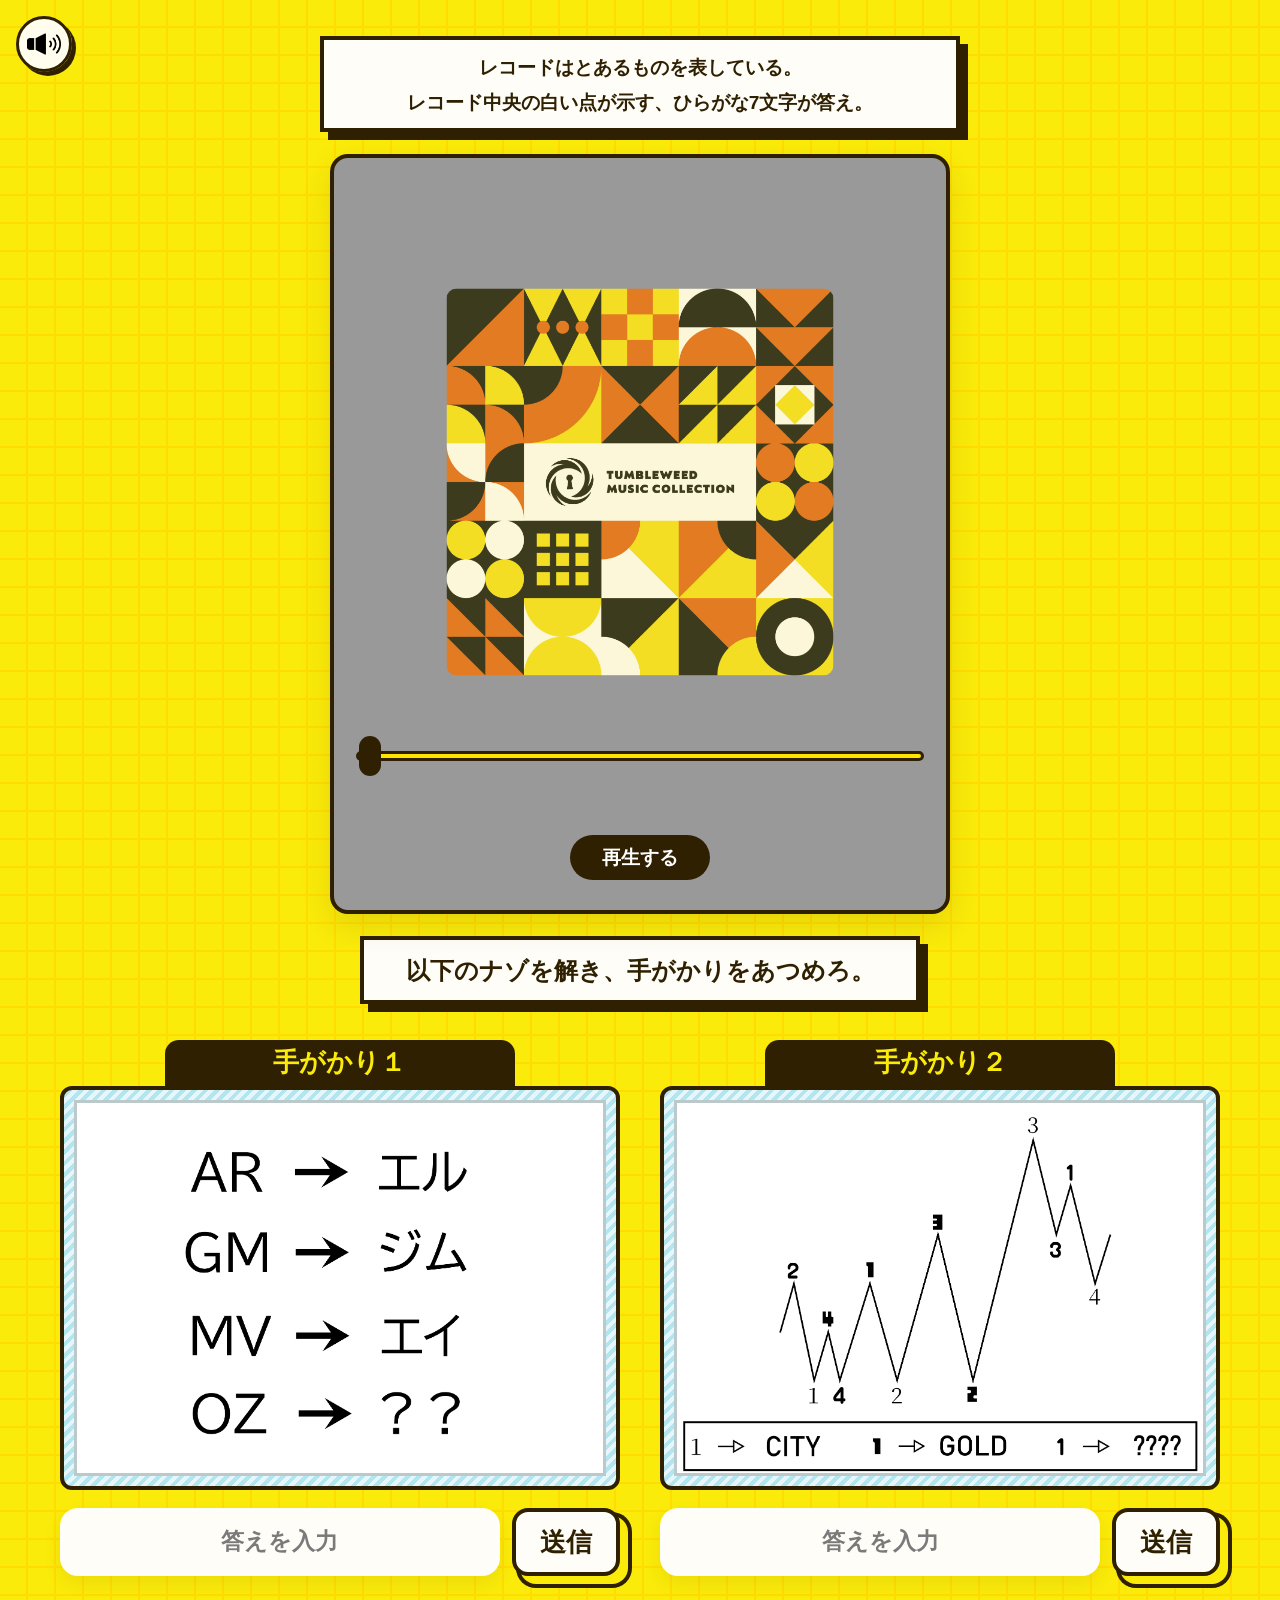
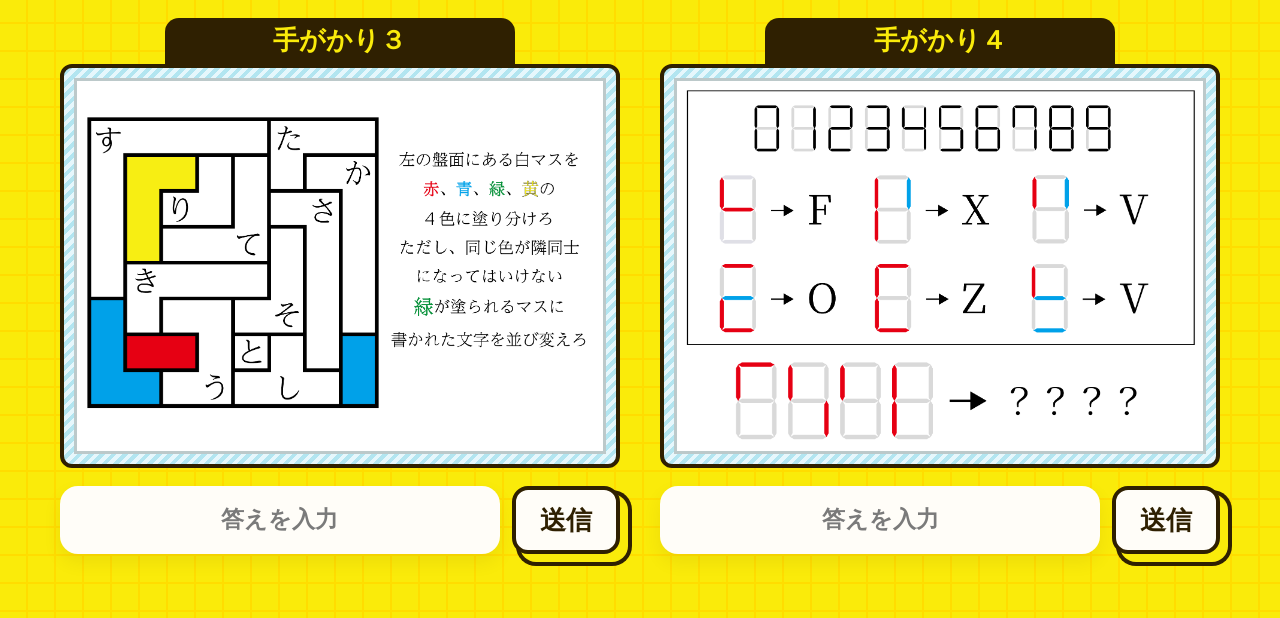
<file: index.html>
﻿<!DOCTYPE html>
<html lang="ja">
<head>
    <meta charset="UTF-8">
    <meta name="viewport" content="width=device-width, initial-scale=1.0">
    <!--
        ソースコードを見るのはおやめください。
    -->
    <title>clubnumber009</title>
    <link rel="stylesheet" href="./styles.css">
</head>
<body>
    <button class="sound-toggle" type="button" aria-pressed="false" aria-label="BGMをミュート">
        <img class="sound-toggle__image sound-toggle__image--on" src="./assets/img/soundon.png" alt="">
        <img class="sound-toggle__image sound-toggle__image--off" src="./assets/img/soundoff.png" alt="">
    </button>

    <main class="page">
        <section class="title-banner" aria-label="BGM title">
            <p class="title-banner__text">レコードはとあるものを表している。</p>
            <p class="title-banner__text" id="title-text">レコード中央の白い点が示す、ひらがな7文字が答え。</p>
        </section>

        <section class="content-panel" aria-label="Main content area">
            <div class="content-panel__frame">
                <div class="player-stage" data-player-state="stopped">
                    <div class="player-stage__visuals" aria-hidden="true">
                        <div class="player-stage__marker-flag">
                            <span class="player-stage__marker-text"></span>
                            <img class="player-stage__triangle" src="./assets/img/triangle.webp" alt="">
                        </div>
                        <img class="player-stage__case" src="./assets/img/case.webp" alt="">
                        <div class="player-stage__record-stack">
                            <img class="player-stage__record" src="./assets/img/recode.webp" alt="">
                            <img class="player-stage__hint" src="./assets/img/hint1.webp" alt="">
                            <img class="player-stage__hint4" src="./assets/img/hint4.png" alt="">
                            <img class="player-stage__logo" src="./assets/img/logo.webp" alt="">
                        </div>
                    </div>

                    <div class="player-controls">
                        <input
                            class="player-seek"
                            type="range"
                            min="0"
                            max="1000"
                            step="1"
                            value="0"
                            tabindex="-1"
                            aria-disabled="true"
                            aria-label="Playback position"
                        >
                        <div class="player-time-wrap">
                            <div class="player-time" aria-live="polite">0:00 / 24:00</div>
                        </div>
                    </div>

                    <div class="player-actions">
                        <button class="player-toggle" type="button" aria-pressed="false">再生する</button>
                    </div>
                </div>
            </div>
        </section>

        <section class="mission-banner" aria-label="Mission message">
            <p class="mission-banner__text">以下のナゾを解き、手がかりをあつめろ。</p>
        </section>

        <div class="puzzle-grid">
            <section class="puzzle-section" data-puzzle-id="1" aria-label="Puzzle answer area">
                <div class="puzzle-section__tab">手がかり１</div>
                <div class="puzzle-section__frame">
                    <div class="puzzle-section__canvas">
                        <img class="puzzle-section__image" src="./assets/img/hint2image.webp" alt="手がかり1">
                    </div>
                </div>
                <div class="puzzle-section__answer-row">
                    <input
                        class="puzzle-section__input"
                        type="text"
                        name="puzzle-answer-1"
                        placeholder="答えを入力"
                        aria-label="Answer input 1"
                    >
                    <button class="puzzle-section__button" type="button">送信</button>
                </div>
            </section>

            <section class="puzzle-section" data-puzzle-id="2" aria-label="Puzzle answer area">
                <div class="puzzle-section__tab">手がかり２</div>
                <div class="puzzle-section__frame">
                    <div class="puzzle-section__canvas">
                        <img class="puzzle-section__image" src="./assets/img/hint1image.webp" alt="手がかり2">
                    </div>
                </div>
                <div class="puzzle-section__answer-row">
                    <input
                        class="puzzle-section__input"
                        type="text"
                        name="puzzle-answer-2"
                        placeholder="答えを入力"
                        aria-label="Answer input 2"
                    >
                    <button class="puzzle-section__button" type="button">送信</button>
                </div>
            </section>

            <section class="puzzle-section" data-puzzle-id="3" aria-label="Puzzle answer area">
                <div class="puzzle-section__tab">手がかり３</div>
                <div class="puzzle-section__frame">
                    <div class="puzzle-section__canvas">
                        <img class="puzzle-section__image" src="./assets/img/hint3image.webp" alt="手がかり3">
                    </div>
                </div>
                <div class="puzzle-section__answer-row">
                    <input
                        class="puzzle-section__input"
                        type="text"
                        name="puzzle-answer-3"
                        placeholder="答えを入力"
                        aria-label="Answer input 3"
                    >
                    <button class="puzzle-section__button" type="button">送信</button>
                </div>
            </section>

            <section class="puzzle-section" data-puzzle-id="4" aria-label="Puzzle answer area">
                <div class="puzzle-section__tab">手がかり４</div>
                <div class="puzzle-section__frame">
                    <div class="puzzle-section__canvas">
                        <img class="puzzle-section__image" src="./assets/img/hint4image.webp" alt="手がかり4">
                    </div>
                </div>
                <div class="puzzle-section__answer-row">
                    <input
                        class="puzzle-section__input"
                        type="text"
                        name="puzzle-answer-4"
                        placeholder="答えを入力"
                        aria-label="Answer input 4"
                    >
                    <button class="puzzle-section__button" type="button">送信</button>
                </div>
            </section>
        </div>
    </main>

    <div class="puzzle-modal" hidden aria-hidden="true">
        <div class="puzzle-modal__dialog" role="dialog" aria-modal="true" aria-label="手がかりの拡大表示">
            <div class="puzzle-modal__tab"></div>
            <div class="puzzle-modal__frame"></div>
        </div>
    </div>

    <audio id="bg-music" src="./assets/audio/music.mp3" preload="auto" loop></audio>
    <script src="./script.js"></script>
</body>
</html>
</file>
<file: styles.css>
:root {
    --page-bg: #faeb0a;
    --grid-color: #ffdd00;
    --panel-border: #2f2001;
    --panel-fill: #fffdf8;
    --puzzle-blue: #17b9d7;
    --puzzle-canvas-border: #bcc9ca;
    --content-panel-design-width: 620px;
    --content-panel-design-height: 760px;
    --main-card-width: min(94vw, 620px);
    --title-width: min(90vw, 640px);
    --puzzle-grid-width: min(92vw, 1180px);
    --puzzle-card-width: min(92vw, 560px);
    --page-gap: clamp(18px, 2.4vw, 22px);
    --page-padding-top: clamp(28px, 4vw, 36px);
    --page-padding-side: clamp(14px, 2vw, 18px);
    --page-padding-bottom: clamp(56px, 7vw, 64px);
    --panel-stroke: clamp(3px, 0.45vw, 4px);
    --panel-shadow-offset: clamp(6px, 0.9vw, 8px);
    --record-stack-size: 443px;
    --puzzle-grid-gap: clamp(20px, 3.6vw, 28px);
    --puzzle-grid-gap-column: clamp(20px, 2.4vw, 24px);
    --puzzle-section-padding-top: clamp(8px, 1.8vw, 14px);
    --puzzle-tab-width: min(62vw, 350px);
    --puzzle-tab-padding-top: clamp(9px, 1.8vw, 10px);
    --puzzle-tab-padding-side: clamp(24px, 5vw, 32px);
    --puzzle-tab-padding-bottom: clamp(12px, 2.2vw, 14px);
    --puzzle-tab-radius: clamp(12px, 2vw, 14px);
    --puzzle-frame-padding: clamp(6px, 1.6vw, 10px);
    --puzzle-frame-radius: clamp(10px, 1.8vw, 12px);
    --puzzle-canvas-stroke: clamp(2px, 0.4vw, 3px);
    --puzzle-canvas-aspect-ratio: 297 / 210;
    --puzzle-frame-bg: #dff5fb;
    --puzzle-frame-stripe-strong: rgba(19, 174, 202, 0.22);
    --puzzle-frame-stripe-soft: rgba(255, 255, 255, 0.22);
    --puzzle-input-margin-top: clamp(16px, 3vw, 18px);
    --puzzle-input-padding-y: clamp(16px, 3vw, 20px);
    --puzzle-input-padding-x: clamp(18px, 4vw, 24px);
    --puzzle-button-margin-top: clamp(20px, 3.6vw, 24px);
    --puzzle-button-padding-y: clamp(14px, 2.8vw, 16px);
    --puzzle-button-padding-x: clamp(18px, 4vw, 24px);
    --puzzle-button-radius: clamp(14px, 2vw, 16px);
    --puzzle-button-shadow-offset: clamp(6px, 1.2vw, 8px);
}

* {
    box-sizing: border-box;
}

html,
body {
    margin: 0;
    min-height: 100%;
}

body {
    font-family: "Hiragino Maru Gothic ProN", "Yu Gothic", sans-serif;
    background-color: var(--page-bg);
    background-image:
        linear-gradient(to right, transparent 0, transparent 26px, var(--grid-color) 26px, var(--grid-color) 28px),
        linear-gradient(to bottom, transparent 0, transparent 26px, var(--grid-color) 26px, var(--grid-color) 28px);
    background-size: 28px 28px;
}

.sound-toggle {
    position: fixed;
    top: 16px;
    left: 16px;
    z-index: 20;
    width: 56px;
    height: 56px;
    display: grid;
    place-items: center;
    padding: 8px;
    border: 3px solid var(--panel-border);
    border-radius: 50%;
    background: rgba(255, 253, 248, 0.96);
    box-shadow: 4px 4px 0 var(--panel-border);
    cursor: pointer;
    transition:
        transform 160ms ease,
        background-color 160ms ease;
}

.sound-toggle:hover {
    transform: translateY(-1px);
}

.sound-toggle:focus-visible {
    outline: 3px solid rgba(23, 185, 215, 0.8);
    outline-offset: 3px;
}

.sound-toggle[aria-pressed="true"] {
    background: #ffd6d1;
}

.sound-toggle__image {
    grid-area: 1 / 1;
    width: 100%;
    height: 100%;
    display: block;
    object-fit: contain;
    transition: opacity 160ms ease;
}

.sound-toggle__image--off {
    opacity: 0;
}

.sound-toggle[aria-pressed="true"] .sound-toggle__image--on {
    opacity: 0;
}

.sound-toggle[aria-pressed="true"] .sound-toggle__image--off {
    opacity: 1;
}

.page {
    min-height: 100vh;
    display: flex;
    flex-direction: column;
    align-items: center;
    gap: var(--page-gap);
    padding:
        var(--page-padding-top)
        var(--page-padding-side)
        var(--page-padding-bottom);
}

.title-banner {
    width: var(--title-width);
    padding:
        clamp(14px, 2.6vw, 16px)
        clamp(18px, 3.4vw, 22px)
        clamp(12px, 2.2vw, 14px);
    background: var(--panel-fill);
    border: var(--panel-stroke) solid var(--panel-border);
    box-shadow: var(--panel-shadow-offset) var(--panel-shadow-offset) 0 var(--panel-border);
}

.title-banner__text {
    margin: 0;
    padding: 0;
    color: var(--panel-border);
    font-family: "YakuHanJP_Noto", "Noto Sans JP", "Hiragino Kaku Gothic ProN", "Yu Gothic", sans-serif;
    font-size: clamp(1rem, 1.5vw, 1.45rem);
    font-weight: 700;
    line-height: 1.2;
    text-align: center;
}

.title-banner__text + .title-banner__text {
    margin-top: clamp(8px, 1.8vw, 12px);
}

.content-panel {
    --content-panel-scale: 1;
    --content-panel-frame-background: #d7dbe0;
    width: var(--main-card-width);
    height: var(--content-panel-design-height);
    position: relative;
}

.mission-banner {
    width: min(90vw, 560px);
    background: var(--panel-fill);
    border: var(--panel-stroke) solid var(--panel-border);
    box-shadow: var(--panel-shadow-offset) var(--panel-shadow-offset) 0 var(--panel-border);
}

.mission-banner__text {
    margin: 0;
    padding:
        clamp(14px, 2.6vw, 16px)
        clamp(18px, 3.4vw, 22px)
        clamp(12px, 2.2vw, 14px);
    color: var(--panel-border);
    font-family: "YakuHanJP_Noto", "Noto Sans JP", "Hiragino Kaku Gothic ProN", "Yu Gothic", sans-serif;
    font-size: clamp(1.05rem, 2vw, 1.5rem);
    font-weight: 700;
    line-height: 1.25;
    text-align: center;
}

.content-panel__frame {
    position: absolute;
    top: 0;
    left: 0;
    width: var(--content-panel-design-width);
    height: var(--content-panel-design-height);
    padding: 24px 22px 30px;
    background: var(--content-panel-frame-background);
    border: 4px solid var(--panel-border);
    border-radius: 18px;
    box-shadow: 0 12px 30px rgba(75, 50, 0, 0.12);
    transition: background 180ms ease;
    transform: scale(var(--content-panel-scale));
    transform-origin: top left;
}

.player-stage {
    width: 100%;
    min-height: 100%;
    display: grid;
    grid-template-rows: 1fr auto auto;
    justify-items: center;
    align-items: center;
    row-gap: 14px;
}

.player-stage__visuals {
    position: relative;
    width: 430px;
    aspect-ratio: 1;
    margin-top: 50px;
    display: grid;
    place-items: center;
}

.player-stage__marker-flag {
    position: absolute;
    top: calc(50% - (var(--record-stack-size) / 2));
    left: 50%;
    z-index: 3;
    display: grid;
    justify-items: center;
    row-gap: 10px;
    transform: translate(-50%, -100%) scale(0.72);
    opacity: 0;
    transition:
        transform 480ms ease,
        opacity 440ms ease;
    pointer-events: none;
}

.player-stage__marker-text {
    min-height: 1em;
    padding: 0;
    border-radius: 0;
    background: transparent;
    color: var(--panel-border);
    font-family: "YakuHanJP_Noto", "Noto Sans JP", "Hiragino Kaku Gothic ProN", "Yu Gothic", sans-serif;
    font-size: 2.1rem;
    font-weight: 700;
    line-height: 1;
    text-transform: uppercase;
    letter-spacing: 0.08em;
}

.player-stage[data-hint2="visible"] .player-stage__marker-text {
    font-size: 2.52rem;
}

.player-stage__triangle {
    width: 13px;
    height: auto;
    display: block;
}

.player-stage__case,
.player-stage__record-stack {
    position: absolute;
    top: 50%;
    left: 50%;
    transform-origin: center center;
    transition:
        transform 480ms ease,
        opacity 440ms ease;
}

.player-stage__case {
    width: 90%;
    height: 90%;
    border-radius: 10px;
    object-fit: contain;
    opacity: 1;
    transform: translate(-50%, -50%) scale(1);
}

.player-stage__record-stack {
    width: var(--record-stack-size);
    aspect-ratio: 1;
    display: grid;
    place-items: center;
    opacity: 0;
    transform: translate(-50%, -50%) scale(0.72);
}

.player-stage__record,
.player-stage__hint,
.player-stage__hint4,
.player-stage__logo {
    grid-area: 1 / 1;
    width: 100%;
    height: auto;
    object-fit: contain;
}

.player-stage__record {
    z-index: 1;
}

.player-stage__logo {
    z-index: 2;
}

.player-stage__hint,
.player-stage__hint4 {
    z-index: 3;
    opacity: 0;
    transition: opacity 220ms ease;
}

.player-stage__logo {
    width: 42.32%;
    height: auto;
    object-fit: contain;
    translate: 0 -1.01%;
    transform-origin: 50% 51.01%;
}

.player-stage[data-hint1="visible"] .player-stage__hint {
    opacity: 1;
}

.player-stage[data-hint4="visible"] .player-stage__hint4 {
    opacity: 1;
}

.player-stage[data-player-state="stopped"] .player-stage__case {
    opacity: 1;
    transform: translate(-50%, -50%) scale(1);
}

.player-stage[data-player-state="to-play"] .player-stage__case,
.player-stage[data-player-state="playing"] .player-stage__case,
.player-stage[data-player-state="to-stop"] .player-stage__case {
    opacity: 0;
    transform: translate(-50%, -50%) scale(0.72);
}

.player-stage[data-player-state="stopped"] .player-stage__record-stack,
.player-stage[data-player-state="to-play"] .player-stage__record-stack,
.player-stage[data-player-state="to-stop"] .player-stage__record-stack {
    opacity: 0;
    transform: translate(-50%, -50%) scale(0.72);
}

.player-stage[data-player-state="playing"] .player-stage__record-stack {
    opacity: 1;
    transform: translate(-50%, -50%) scale(1);
}

.player-stage[data-player-state="playing"] .player-stage__marker-flag {
    opacity: 1;
    transform: translate(-50%, -100%) scale(1);
}

.player-controls {
    width: 100%;
    display: grid;
    justify-items: center;
    row-gap: 10px;
    padding-top: 5px;
}

.player-seek {
    width: 100%;
    margin: 0;
    appearance: none;
    background: transparent;
    cursor: default;
    pointer-events: none;
}

.player-seek::-webkit-slider-runnable-track {
    height: 10px;
    border: 3px solid var(--panel-border);
    border-radius: 999px;
    background: #ffe500;
}

.player-seek::-webkit-slider-thumb {
    appearance: none;
    width: 22px;
    height: 40px;
    margin-top: -18px;
    border: none;
    border-radius: 999px;
    background: var(--panel-border);
}

.player-seek::-moz-range-track {
    height: 10px;
    border: 3px solid var(--panel-border);
    border-radius: 999px;
    background: #ffe500;
}

.player-seek::-moz-range-thumb {
    width: 22px;
    height: 40px;
    border: none;
    border-radius: 999px;
    background: var(--panel-border);
}

.player-time-wrap {
    min-height: 34px;
    display: grid;
    place-items: center;
    margin-top: 15px;
}

.player-time {
    padding: 6px 14px;
    border: 3px solid var(--panel-border);
    background: #ffe500;
    color: var(--panel-border);
    font-family: "YakuHanJP_Noto", "Noto Sans JP", "Hiragino Kaku Gothic ProN", "Yu Gothic", sans-serif;
    font-size: 1.05rem;
    font-weight: 700;
    line-height: 1;
    font-variant-numeric: tabular-nums;
    font-feature-settings: "tnum";
    min-width: 11ch;
    text-align: center;
    visibility: hidden;
    opacity: 0;
}

.player-time.is-visible {
    visibility: visible;
    opacity: 1;
}

.player-actions {
    display: flex;
    flex-wrap: wrap;
    justify-content: center;
    gap: 12px;
}

.player-stage[data-player-state="to-play"] .player-actions,
.player-stage[data-player-state="playing"] .player-actions {
    visibility: hidden;
    opacity: 0;
    pointer-events: none;
}

.player-toggle {
    min-width: 140px;
    padding: 12px 26px;
    border: none;
    border-radius: 999px;
    background: var(--panel-border);
    color: #ffffff;
    font-family: "YakuHanJP_Noto", "Noto Sans JP", "Hiragino Kaku Gothic ProN", "Yu Gothic", sans-serif;
    font-size: 1.2rem;
    font-weight: 700;
    line-height: 1.1;
    cursor: pointer;
}

.puzzle-grid {
    width: var(--puzzle-grid-width);
    display: grid;
    grid-template-columns: 1fr;
    gap: var(--puzzle-grid-gap) var(--puzzle-grid-gap-column);
}

.puzzle-section {
    width: 100%;
    max-width: var(--puzzle-card-width);
    display: flex;
    flex-direction: column;
    align-items: center;
    justify-self: center;
    padding-top: var(--puzzle-section-padding-top);
}

.puzzle-section__tab {
    min-width: var(--puzzle-tab-width);
    margin-bottom: -4px;
    padding:
        var(--puzzle-tab-padding-top)
        var(--puzzle-tab-padding-side)
        var(--puzzle-tab-padding-bottom);
    border-radius: var(--puzzle-tab-radius) var(--puzzle-tab-radius) 0 0;
    background: var(--panel-border);
    color: var(--page-bg);
    font-family: "YakuHanJP_Noto", "Noto Sans JP", "Hiragino Kaku Gothic ProN", "Yu Gothic", sans-serif;
    font-size: clamp(1.2rem, 2vw, 2rem);
    font-weight: 700;
    line-height: 1;
    text-align: center;
}

.puzzle-section__frame {
    width: 100%;
    padding: var(--puzzle-frame-padding);
    border: var(--panel-stroke) solid var(--panel-border);
    border-radius: var(--puzzle-frame-radius);
    background-color: var(--puzzle-frame-bg);
    background-image:
        repeating-linear-gradient(
            -45deg,
            var(--puzzle-frame-stripe-strong) 0,
            var(--puzzle-frame-stripe-strong) 4px,
            var(--puzzle-frame-stripe-soft) 4px,
            var(--puzzle-frame-stripe-soft) 8px
        );
    cursor: zoom-in;
}

.puzzle-section__frame:focus-visible {
    outline: 3px solid rgba(23, 185, 215, 0.85);
    outline-offset: 4px;
}

.puzzle-section__canvas {
    width: 100%;
    aspect-ratio: var(--puzzle-canvas-aspect-ratio);
    display: grid;
    place-items: center;
    overflow: hidden;
    background: var(--panel-fill);
    border: var(--puzzle-canvas-stroke) solid var(--puzzle-canvas-border);
    box-shadow: inset 0 0 0 var(--puzzle-canvas-stroke) #eef2f1;
}

.puzzle-section__image {
    width: 100%;
    height: 100%;
    display: block;
    object-fit: contain;
}

body.has-puzzle-modal {
    overflow: hidden;
}

.puzzle-modal {
    position: fixed;
    inset: 0;
    z-index: 40;
    display: grid;
    justify-items: center;
    align-items: start;
    padding: clamp(16px, 4vw, 32px);
    overflow-y: auto;
    overscroll-behavior: contain;
    background: rgba(47, 32, 1, 0.45);
    backdrop-filter: blur(6px);
}

.puzzle-modal[hidden] {
    display: none;
}

.puzzle-modal__dialog {
    width: auto;
    max-width: min(94vw, 1080px);
    margin: auto 0;
    display: flex;
    flex-direction: column;
    align-items: center;
}

.puzzle-modal__tab {
    min-width: min(62vw, 350px);
    margin-bottom: -4px;
    padding:
        var(--puzzle-tab-padding-top)
        var(--puzzle-tab-padding-side)
        var(--puzzle-tab-padding-bottom);
    border-radius: var(--puzzle-tab-radius) var(--puzzle-tab-radius) 0 0;
    background: var(--panel-border);
    color: var(--page-bg);
    font-family: "YakuHanJP_Noto", "Noto Sans JP", "Hiragino Kaku Gothic ProN", "Yu Gothic", sans-serif;
    font-size: clamp(1.2rem, 2.4vw, 2rem);
    font-weight: 700;
    line-height: 1;
    text-align: center;
}

.puzzle-modal__frame {
    width: auto;
    max-width: 100%;
    padding: clamp(16px, 3vw, 28px);
    border: var(--panel-stroke) solid var(--panel-border);
    border-radius: var(--puzzle-frame-radius);
    background-color: var(--puzzle-frame-bg);
    background-image:
        repeating-linear-gradient(
            -45deg,
            var(--puzzle-frame-stripe-strong) 0,
            var(--puzzle-frame-stripe-strong) 4px,
            var(--puzzle-frame-stripe-soft) 4px,
            var(--puzzle-frame-stripe-soft) 8px
        );
    box-shadow: 0 20px 40px rgba(47, 32, 1, 0.25);
}

.puzzle-modal__frame .puzzle-section__canvas {
    width: auto;
    max-width: 100%;
    aspect-ratio: auto;
    display: inline-grid;
    min-height: 0;
    height: auto;
    overflow: visible;
    background: transparent;
}

.puzzle-modal__frame .puzzle-section__image {
    width: auto;
    height: auto;
    max-width: 100%;
    max-height: calc(100vh - clamp(150px, 22vh, 220px));
    max-height: calc(100dvh - clamp(150px, 22vh, 220px));
}

.puzzle-section__answer-row {
    width: 100%;
    margin-top: var(--puzzle-input-margin-top);
    display: flex;
    align-items: stretch;
    gap: clamp(8px, 1.4vw, 12px);
}

.puzzle-section__input {
    flex: 1 1 auto;
    min-width: 0;
    padding: var(--puzzle-input-padding-y) var(--puzzle-input-padding-x);
    border: none;
    border-radius: clamp(12px, 1.6vw, 18px);
    background: var(--panel-fill);
    color: #7a7a7a;
    font-family: "YakuHanJP_Noto", "Noto Sans JP", "Hiragino Kaku Gothic ProN", "Yu Gothic", sans-serif;
    font-size: clamp(1.05rem, 1.8vw, 1.9rem);
    font-weight: 700;
    line-height: 1.2;
    text-align: center;
    box-shadow: 0 8px 18px rgba(72, 54, 0, 0.08);
    outline: none;
}

.puzzle-section__input::placeholder {
    color: #7a7a7a;
}

.puzzle-section__button {
    flex: 0 0 auto;
    padding: var(--puzzle-button-padding-y) var(--puzzle-button-padding-x);
    border: var(--panel-stroke) solid var(--panel-border);
    border-radius: var(--puzzle-button-radius);
    background: var(--panel-fill);
    color: var(--panel-border);
    font-family: "YakuHanJP_Noto", "Noto Sans JP", "Hiragino Kaku Gothic ProN", "Yu Gothic", sans-serif;
    font-size: clamp(1.2rem, 2vw, 2.2rem);
    font-weight: 700;
    line-height: 1.1;
    box-shadow:
        var(--puzzle-button-shadow-offset) var(--puzzle-button-shadow-offset) 0 var(--page-bg),
        var(--puzzle-button-shadow-offset) var(--puzzle-button-shadow-offset) 0 var(--panel-stroke) var(--panel-border);
    cursor: pointer;
}

.puzzle-section[data-solved="true"] .puzzle-section__button {
    background: var(--panel-border);
    color: #ffffff;
}

@media (min-width: 1100px) {
    .puzzle-grid {
        grid-template-columns: repeat(2, minmax(0, 1fr));
        align-items: start;
    }
}

@media (max-width: 720px) {
    .page {
        padding-top: calc(env(safe-area-inset-top, 0px) + 88px);
    }

    .mission-banner {
        width: min(92vw, 560px);
    }

    .mission-banner__text {
        font-size: clamp(1rem, 4.2vw, 1.15rem);
        line-height: 1.35;
    }

    .sound-toggle {
        top: 12px;
        left: 12px;
        width: 48px;
        height: 48px;
    }

    .title-banner {
        width: min(92vw, 640px);
    }

    .title-banner__text {
        font-size: clamp(0.95rem, 4vw, 1.1rem);
        line-height: 1.35;
    }

    .puzzle-modal {
        padding:
            calc(env(safe-area-inset-top, 0px) + 12px)
            12px
            16px;
    }

    .puzzle-modal__dialog {
        width: min(100%, 94vw);
    }

    .puzzle-modal__frame {
        padding: 10px;
    }

    .puzzle-modal__frame .puzzle-section__canvas {
        min-height: 0;
        height: auto;
    }

    .puzzle-modal__frame .puzzle-section__image {
        max-height: calc(100vh - 132px);
        max-height: calc(100dvh - 132px);
    }

    .puzzle-section__answer-row {
        flex-direction: column;
        gap: 8px;
    }

    .puzzle-section__button {
        width: 100%;
        padding-inline: clamp(16px, 5vw, 24px);
    }
}
</file>
